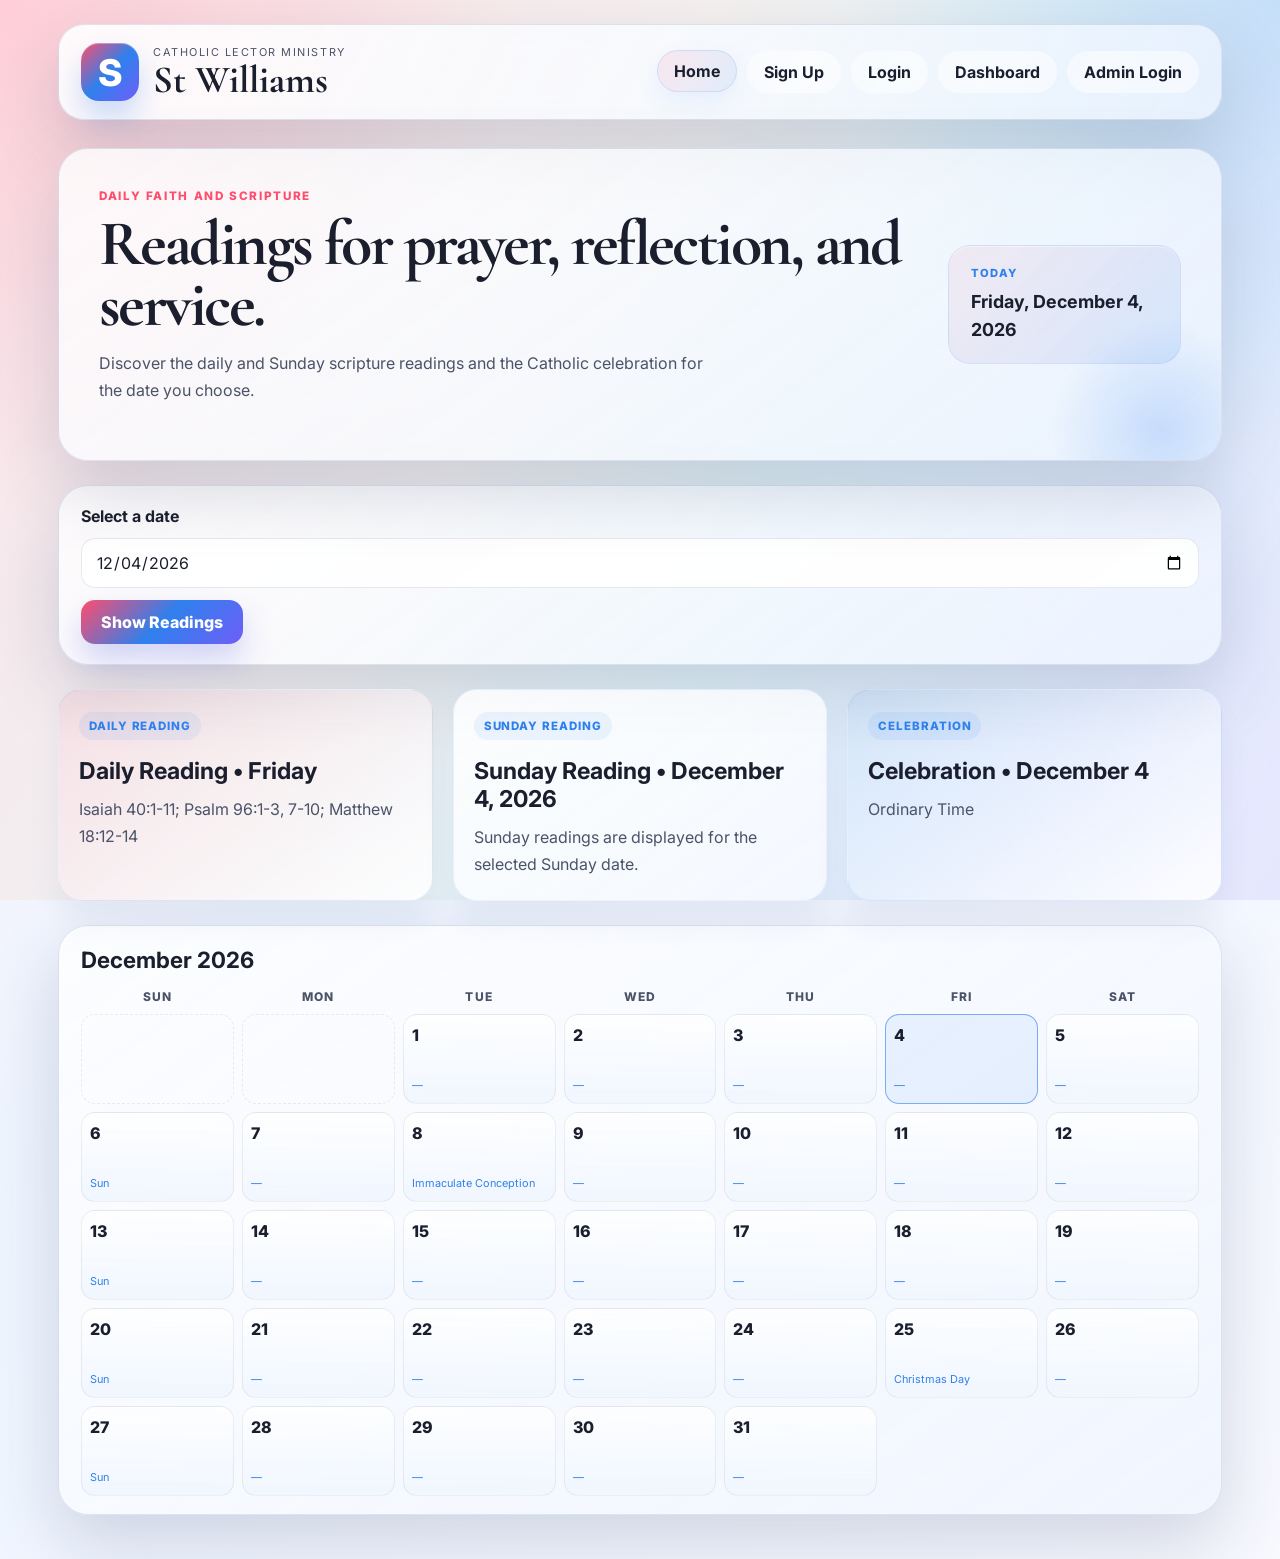
<file: index.html>
<!DOCTYPE html>
<html lang="en">
  <head>
    <meta charset="UTF-8" />
    <meta name="viewport" content="width=device-width, initial-scale=1.0" />
    <title>St Williams | Catholic Lector</title>
    <meta
      name="description"
      content="St Williams is a Catholic lector and readings portal for daily scripture, Sunday readings, and liturgical celebrations."
    />
    <link rel="preconnect" href="https://fonts.googleapis.com" />
    <link rel="preconnect" href="https://fonts.gstatic.com" crossorigin />
    <link
      href="https://fonts.googleapis.com/css2?family=Cormorant+Garamond:wght@500;600;700&family=Inter:wght@400;500;600;700&display=swap"
      rel="stylesheet"
    />
    <link rel="stylesheet" href="styles.css" />
  </head>
  <body>
    <div class="page-shell">
      <header class="topbar">
        <div class="brand-wrap" aria-label="St Williams brand">
          <div class="brand-mark">S</div>
          <div>
            <p class="brand-kicker">Catholic Lector Ministry</p>
            <h1>St Williams</h1>
          </div>
        </div>

        <nav class="nav" aria-label="Main navigation">
          <button class="nav-link active" data-view="home" type="button">Home</button>
          <button class="nav-link" data-view="signup" type="button">Sign Up</button>
          <button class="nav-link" data-view="login" type="button">Login</button>
          <button class="nav-link" data-view="dashboard" type="button">Dashboard</button>
          <a href="admin-login.html" class="nav-link">Admin Login</a>
          <button id="logoutBtn" class="nav-link danger hidden" type="button">Logout</button>
        </nav>
      </header>

      <main class="app-main">
        <section id="homeView" class="view active">
          <div class="hero-panel">
            <div>
              <p class="eyebrow">Daily faith and scripture</p>
              <h2>Readings for prayer, reflection, and service.</h2>
              <p class="hero-copy">
                Discover the daily and Sunday scripture readings and the Catholic celebration for the date you choose.
              </p>
            </div>
            <div class="hero-badge-card">
              <span class="mini-label">Today</span>
              <strong id="todayText">Loading date...</strong>
            </div>
          </div>

          <div class="controls-panel">
            <label for="readingDate">Select a date</label>
            <div class="date-control-row">
              <input id="readingDate" type="date" />
              <button id="viewReadingBtn" type="button">Show Readings</button>
            </div>
          </div>

          <div class="readings-grid">
            <article class="reading-card highlight">
              <span class="card-tag">Daily Reading</span>
              <h3 id="dailyReadingLabel">Daily Reading</h3>
              <p id="dailyReadingText">Select a date to view the daily scripture reading.</p>
            </article>

            <article class="reading-card">
              <span class="card-tag">Sunday Reading</span>
              <h3 id="sundayReadingLabel">Sunday Reading</h3>
              <p id="sundayReadingText">View the Sunday scripture reading for the selected date.</p>
            </article>

            <article class="reading-card accent">
              <span class="card-tag">Celebration</span>
              <h3 id="celebrationLabel">Celebration</h3>
              <p id="celebrationText">See which Catholic feast or celebration falls on the selected date.</p>
            </article>
          </div>

          <div class="calendar-card">
            <div class="calendar-header">
              <h3 id="monthTitle">Month</h3>
            </div>
            <div class="weekdays-row">
              <span>Sun</span>
              <span>Mon</span>
              <span>Tue</span>
              <span>Wed</span>
              <span>Thu</span>
              <span>Fri</span>
              <span>Sat</span>
            </div>
            <div id="calendarGrid" class="calendar-grid"></div>
          </div>
        </section>

        <section id="signupView" class="view">
          <div class="auth-panel">
            <div class="auth-copy">
              <p class="eyebrow">Join the ministry</p>
              <h2>Create your St Williams account</h2>
              <p>
                Sign up to manage readings, schedule lectors, and keep the liturgy organized for the parish.
              </p>
            </div>

            <form id="signupForm" class="auth-form">
              <div class="field-group">
                <label for="signupName">Full name</label>
                <input id="signupName" name="name" type="text" placeholder="Your full name" required />
              </div>

              <div class="field-group">
                <label for="signupEmail">Email address</label>
                <input id="signupEmail" name="email" type="email" placeholder="you@example.com" required />
              </div>

              <div class="field-group">
                <label for="signupPassword">Password (maximum 8 characters)</label>
                <input id="signupPassword" name="password" type="password" maxlength="8" placeholder="Enter a password" required />
              </div>

              <button type="submit">Create account</button>
              <p class="switch-text">Already have an account? <a href="#" data-view-trigger="login">Login here</a></p>
            </form>
          </div>
        </section>

        <section id="loginView" class="view">
          <div class="auth-panel">
            <div class="auth-copy">
              <p class="eyebrow">Welcome back</p>
              <h2>Login to continue</h2>
              <p>Use your email and your saved password to access the lector scheduling dashboard.</p>
            </div>

            <form id="loginForm" class="auth-form">
              <div class="field-group">
                <label for="loginEmail">Email address</label>
                <input id="loginEmail" name="email" type="email" placeholder="you@example.com" required />
              </div>

              <div class="field-group">
                <label for="loginPassword">Password</label>
                <input id="loginPassword" name="password" type="password" maxlength="8" placeholder="Your password" required />
              </div>

              <button type="submit">Login</button>
              <p class="switch-text">Need an account? <a href="#" data-view-trigger="signup">Sign up</a></p>
            </form>
          </div>
        </section>

        <section id="dashboardView" class="view">
          <div class="dashboard-header">
            <div>
              <p class="eyebrow">Lector dashboard</p>
              <h2 id="dashboardGreeting">Welcome, lector.</h2>
            </div>
            <div class="status-pill" id="dashboardSummary">0 readers assigned</div>
          </div>

          <div class="dashboard-grid">
            <div class="dashboard-card">
              <h3>People taking readings</h3>
              <ul id="readerList" class="reader-list" aria-live="polite">
                <li class="empty-state">No readings added yet.</li>
              </ul>

            </div>

            <div class="dashboard-card">
              <h3>Lector reading list</h3>
              <div class="table-wrap">
                <table>
                  <thead>
                    <tr>
                      <th>Name</th>
                      <th>Date</th>
                      <th>Day</th>
                      <th>Time</th>
                      <th>Type</th>
                    </tr>
                  </thead>
                  <tbody id="assignmentTableBody">
                    <tr>
                      <td colspan="5" class="empty-state-cell">No entries yet.</td>
                    </tr>
                  </tbody>
                </table>
              </div>
            </div>
          </div>
        </section>
      </main>
    </div>

    <div id="toast" class="toast" aria-live="polite"></div>

    <script src="script.js"></script>
  </body>
</html>
</file>
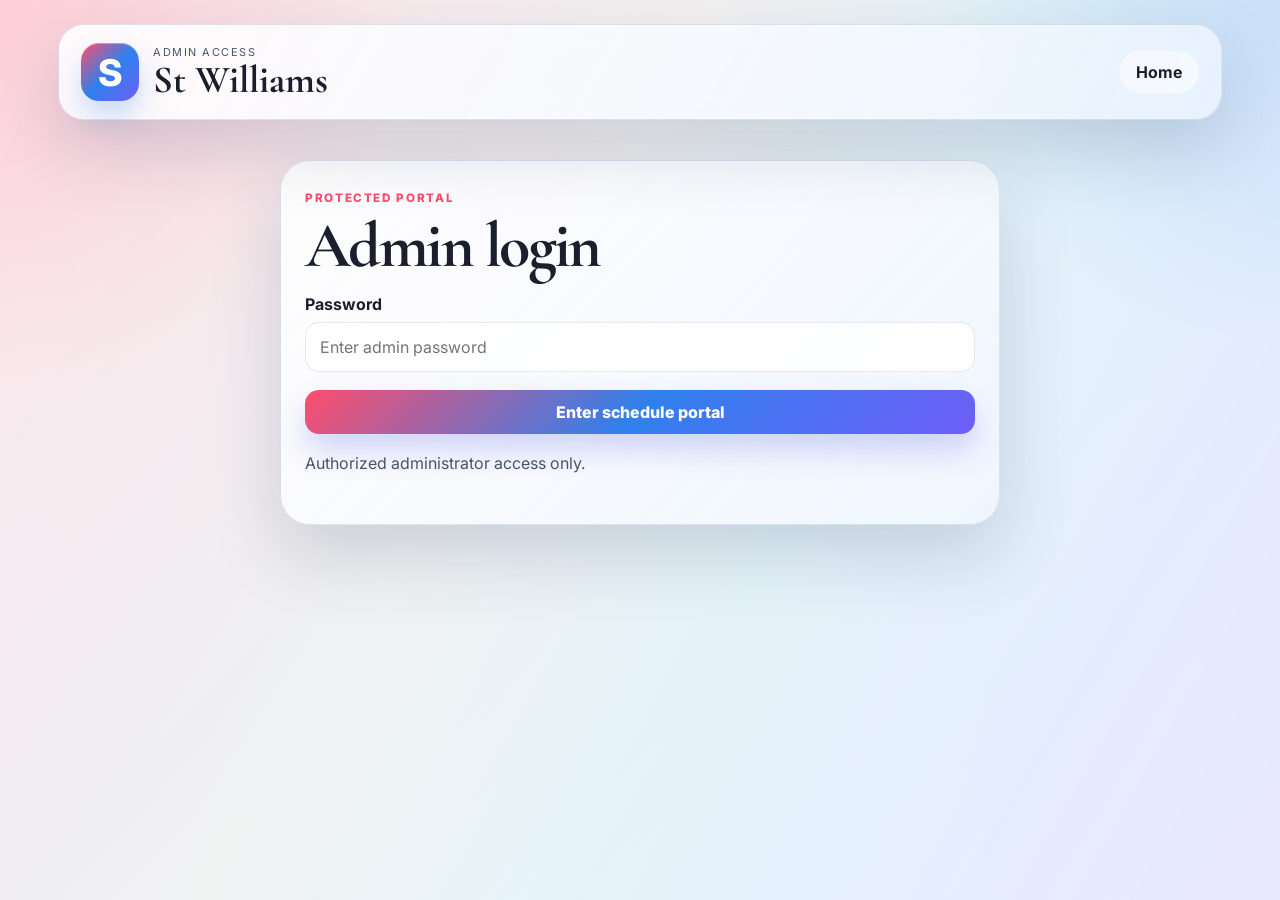
<file: admin-login.html>
<!DOCTYPE html>
<html lang="en">
  <head>
    <meta charset="UTF-8" />
    <meta name="viewport" content="width=device-width, initial-scale=1.0" />
    <title>St Williams | Admin Login</title>
    <link rel="preconnect" href="https://fonts.googleapis.com" />
    <link rel="preconnect" href="https://fonts.gstatic.com" crossorigin />
    <link
      href="https://fonts.googleapis.com/css2?family=Cormorant+Garamond:wght@500;600;700&family=Inter:wght@400;500;600;700&display=swap"
      rel="stylesheet"
    />
    <link rel="stylesheet" href="styles.css" />
  </head>
  <body data-page="admin-login">
    <div class="page-shell">
      <header class="topbar">
        <div class="brand-wrap">
          <div class="brand-mark">S</div>
          <div>
            <p class="brand-kicker">Admin access</p>
            <h1>St Williams</h1>
          </div>
        </div>
        <nav class="nav">
          <a href="index.html" class="nav-link">Home</a>
        </nav>
      </header>

      <main class="admin-shell">
        <div class="admin-hero">
          <p class="eyebrow">Protected portal</p>
          <h2>Admin login</h2>
        </div>

        <form id="adminLoginForm" class="admin-form">
          <div class="field-group">
            <label for="adminPassword">Password</label>
            <input id="adminPassword" type="password" maxlength="8" placeholder="Enter admin password" required />
          </div>
          <button type="submit">Enter schedule portal</button>
        </form>

        <p class="admin-note">Authorized administrator access only.</p>
      </main>
    </div>

    <div id="toast" class="toast" aria-live="polite"></div>
    <script src="script.js"></script>
  </body>
</html>
</file>
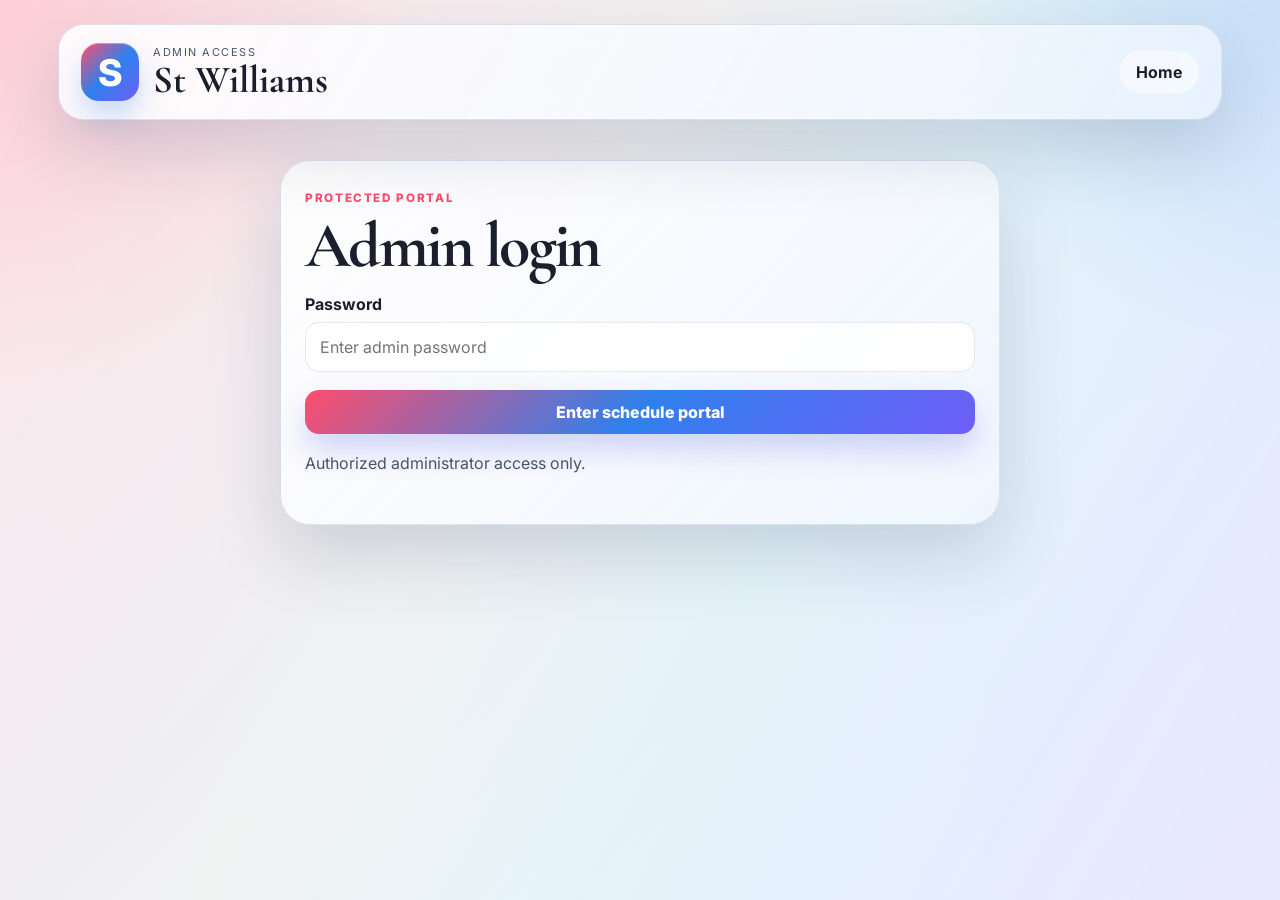
<file: schedule.html>
<!DOCTYPE html>
<html lang="en">
  <head>
    <meta charset="UTF-8" />
    <meta name="viewport" content="width=device-width, initial-scale=1.0" />
    <title>St Williams | Schedule Management</title>
    <link rel="preconnect" href="https://fonts.googleapis.com" />
    <link rel="preconnect" href="https://fonts.gstatic.com" crossorigin />
    <link
      href="https://fonts.googleapis.com/css2?family=Cormorant+Garamond:wght@500;600;700&family=Inter:wght@400;500;600;700&display=swap"
      rel="stylesheet"
    />
    <link rel="stylesheet" href="styles.css" />
  </head>
  <body data-page="schedule">
    <div class="page-shell">
      <header class="topbar">
        <div class="brand-wrap">
          <div class="brand-mark">S</div>
          <div>
            <p class="brand-kicker">Schedule control</p>
            <h1>St Williams</h1>
          </div>
        </div>
        <nav class="nav">
          <a href="index.html" class="nav-link">Public site</a>
          <button id="logoutAdminBtn" class="nav-link danger" type="button">Logout</button>
        </nav>
      </header>

      <main>
        <div class="admin-header">
          <div class="admin-hero">
            <p class="eyebrow">Lector schedule</p>
            <h2>Manage reading assignments</h2>
          </div>
          <div class="status-pill" id="scheduleSummary">0 assignments</div>
        </div>

        <div class="dashboard-grid">
          <section class="dashboard-card">
            <h3>Add schedule</h3>
            <form id="scheduleForm" class="assignment-form">
              <div class="field-group">
                <label for="scheduleName">Name</label>
                <input id="scheduleName" type="text" placeholder="Enter person name" required />
              </div>

              <div class="field-row two-up">
                <div class="field-group">
                  <label for="scheduleDate">Date</label>
                  <input id="scheduleDate" type="date" required />
                </div>
                <div class="field-group">
                  <label for="scheduleDay">Day</label>
                  <input id="scheduleDay" type="text" placeholder="Sunday" required />
                </div>
              </div>

              <div class="field-row two-up">
                <div class="field-group">
                  <label for="scheduleTime">Time</label>
                  <input id="scheduleTime" type="time" required />
                </div>
                <div class="field-group">
                  <label for="scheduleType">Reading type</label>
                  <select id="scheduleType">
                    <option value="First Reading">First Reading</option>
                    <option value="Psalm">Psalm</option>
                    <option value="Gospel">Gospel</option>
                    <option value="Responsorial Psalm">Responsorial Psalm</option>
                    <option value="Lector Reading">Lector Reading</option>
                  </select>
                </div>
              </div>

              <button type="submit">Add to schedule</button>
            </form>
          </section>

          <section class="dashboard-card">
            <h3>Current schedule</h3>
            <div class="table-wrap">
              <table>
                <thead>
                  <tr>
                    <th>Name</th>
                    <th>Date</th>
                    <th>Day</th>
                    <th>Time</th>
                    <th>Type</th>
                    <th>Actions</th>
                  </tr>
                </thead>
                <tbody id="scheduleTableBody">
                  <tr>
                    <td colspan="6" class="empty-state-cell">No schedules added yet.</td>
                  </tr>
                </tbody>
              </table>
            </div>
          </section>
        </div>
      </main>
    </div>

    <div id="toast" class="toast" aria-live="polite"></div>
    <script src="script.js"></script>
  </body>
</html>
</file>
<file: styles.css>
:root {
  --bg-1: #fff4f7;
  --bg-2: #eef5ff;
  --bg-3: #f8f9ff;
  --card: rgba(255, 255, 255, 0.7);
  --card-border: rgba(91, 116, 170, 0.18);
  --ink: #1a1e2d;
  --muted: #4b5368;
  --red: #ff4d6d;
  --pink: #ff8fab;
  --blue: #2f80ed;
  --sky: #5cc8ff;
  --rainbow-1: #ff4d6d;
  --rainbow-2: #ff7b54;
  --rainbow-3: #ffc857;
  --rainbow-4: #4dd4ac;
  --rainbow-5: #2f80ed;
  --rainbow-6: #6f5ef7;
  --shadow: 0 28px 70px rgba(39, 54, 92, 0.18);
}

* { box-sizing: border-box; }

html { scroll-behavior: smooth; }

body {
  margin: 0;
  min-height: 100vh;
  font-family: "Inter", sans-serif;
  color: var(--ink);
  background:
    radial-gradient(circle at top left, rgba(255, 77, 109, 0.17), transparent 26%),
    radial-gradient(circle at top right, rgba(47, 128, 237, 0.15), transparent 22%),
    linear-gradient(135deg, var(--bg-1) 0%, var(--bg-2) 42%, var(--bg-3) 100%);
}

body::before {
  content: "";
  position: fixed;
  inset: 0;
  pointer-events: none;
  background: linear-gradient(120deg,
    rgba(255,77,109,0.07),
    rgba(255,123,84,0.08),
    rgba(255,200,87,0.08),
    rgba(77,212,172,0.08),
    rgba(47,128,237,0.08),
    rgba(111,94,247,0.10));
}

button, input, select, a {
  font: inherit;
}

button {
  cursor: pointer;
}

a {
  text-decoration: none;
  color: inherit;
}

.page-shell {
  position: relative;
  z-index: 1;
  max-width: 1200px;
  margin: 0 auto;
  padding: 24px 18px 44px;
}

.topbar {
  display: flex;
  align-items: center;
  justify-content: space-between;
  gap: 18px;
  padding: 18px 22px;
  background: linear-gradient(120deg, rgba(255,255,255,0.88), rgba(238,245,255,0.78));
  border: 1px solid var(--card-border);
  border-radius: 26px;
  box-shadow: var(--shadow);
  backdrop-filter: blur(12px);
}

.brand-wrap {
  display: flex;
  align-items: center;
  gap: 14px;
}

.brand-mark {
  display: grid;
  place-items: center;
  width: 58px;
  height: 58px;
  border-radius: 18px;
  background: linear-gradient(135deg, var(--rainbow-1), var(--rainbow-5), var(--rainbow-6));
  color: #fff;
  font-size: 2.3rem;
  font-weight: 800;
  box-shadow: inset 0 1px 0 rgba(255,255,255,0.35), 0 16px 28px rgba(47,128,237,0.25);
}

.brand-kicker {
  margin: 0;
  color: var(--muted);
  font-size: 0.68rem;
  letter-spacing: 0.14em;
  text-transform: uppercase;
}

.brand-wrap h1 {
  margin: 2px 0 0;
  font-size: clamp(2.3rem, 3vw, 3.2rem);
  line-height: 1;
  font-family: "Cormorant Garamond", serif;
}

.nav {
  display: flex;
  align-items: center;
  justify-content: flex-end;
  flex-wrap: wrap;
  gap: 10px;
}

.nav-link,
.admin-link {
  border: 1px solid transparent;
  background: rgba(255,255,255,0.52);
  color: var(--ink);
  border-radius: 999px;
  padding: 10px 16px;
  font-weight: 700;
  transition: transform 0.18s ease, box-shadow 0.18s ease, border-color 0.18s ease;
}

.nav-link.active,
.nav-link:hover,
.admin-link:hover {
  border-color: rgba(47,128,237,0.15);
  box-shadow: 0 10px 24px rgba(47,128,237,0.08);
  transform: translateY(-1px);
  background: linear-gradient(120deg, rgba(255,77,109,0.10), rgba(47,128,237,0.10));
}

.nav-link.danger {
  color: var(--red);
}

.app-main { margin-top: 28px; }

.view { display: none; animation: fadeUp 0.28s ease; }
.view.active { display: block; }

@keyframes fadeUp {
  from { opacity: 0; transform: translateY(8px); }
  to { opacity: 1; transform: translateY(0); }
}

.hero-panel,
.controls-panel,
.calendar-card,
.dashboard-card,
.auth-panel,
.admin-shell {
  border-radius: 30px;
  border: 1px solid var(--card-border);
  background: linear-gradient(145deg, rgba(255,255,255,0.8), rgba(239,245,255,0.72));
  box-shadow: var(--shadow);
}

.hero-panel {
  position: relative;
  overflow: hidden;
  display: flex;
  align-items: center;
  justify-content: space-between;
  gap: 24px;
  padding: clamp(22px, 4vw, 40px);
}

.hero-panel::before {
  content: "";
  position: absolute;
  right: -70px;
  bottom: -100px;
  width: 260px;
  height: 260px;
  border-radius: 50%;
  background: radial-gradient(circle, rgba(47,128,237,0.20), transparent 60%);
}

.hero-panel > * { position: relative; z-index: 1; }

.eyebrow {
  margin: 0 0 10px;
  color: var(--red);
  font-size: 0.73rem;
  font-weight: 800;
  letter-spacing: 0.14em;
  text-transform: uppercase;
}

.hero-panel h2,
.auth-copy h2,
.dashboard-header h2,
.admin-hero h2 {
  margin: 0;
  font-family: "Cormorant Garamond", serif;
  font-size: clamp(2.7rem, 5vw, 4.5rem);
  line-height: 0.96;
  letter-spacing: -0.04em;
}

.hero-copy,
.auth-copy p,
.switch-text,
#dailyReadingText,
#sundayReadingText,
#celebrationText,
.login-note,
.admin-note {
  color: var(--muted);
  line-height: 1.7;
}

.hero-copy {
  max-width: 620px;
  margin-top: 14px;
}

.hero-badge-card {
  min-width: 230px;
  padding: 20px 22px;
  border-radius: 22px;
  background: linear-gradient(135deg, rgba(255,77,109,0.08), rgba(47,128,237,0.12));
  border: 1px solid rgba(47,128,237,0.10);
  box-shadow: inset 0 1px 0 rgba(255,255,255,0.45);
}

.mini-label {
  display: block;
  margin-bottom: 8px;
  color: var(--blue);
  font-size: 0.7rem;
  font-weight: 800;
  letter-spacing: 0.11em;
  text-transform: uppercase;
}

.hero-badge-card strong {
  display: block;
  font-size: 1.12rem;
  line-height: 1.55;
}

.controls-panel {
  margin-top: 24px;
  padding: 20px 22px;
}

.controls-panel label {
  display: block;
  margin-bottom: 12px;
  font-weight: 700;
}

.date-control-row {
  display: flex;
  align-items: center;
  gap: 12px;
  flex-wrap: wrap;
}

input[type="date"],
input[type="email"],
input[type="password"],
input[type="text"],
input[type="time"],
select {
  width: 100%;
  min-height: 50px;
  padding: 12px 14px;
  border-radius: 14px;
  border: 1px solid rgba(60, 76, 118, 0.12);
  background: rgba(255,255,255,0.9);
  color: var(--ink);
  transition: border-color 0.2s ease, box-shadow 0.2s ease, transform 0.2s ease;
}

input:focus, select:focus {
  outline: none;
  border-color: rgba(47,128,237,0.55);
  box-shadow: 0 0 0 4px rgba(47,128,237,0.08);
  transform: translateY(-1px);
}

#viewReadingBtn,
button[type="submit"],
.primary-btn {
  border: none;
  border-radius: 14px;
  background: linear-gradient(135deg, var(--rainbow-1), var(--rainbow-5), var(--rainbow-6));
  color: #fff;
  padding: 12px 20px;
  font-weight: 800;
  box-shadow: 0 16px 30px rgba(79, 87, 224, 0.24);
  transition: transform 0.18s ease, box-shadow 0.18s ease, filter 0.2s ease;
}

#viewReadingBtn:hover,
button[type="submit"]:hover,
.primary-btn:hover {
  transform: translateY(-2px);
  filter: saturate(1.08);
  box-shadow: 0 20px 36px rgba(79, 87, 224, 0.26);
}

.readings-grid {
  margin-top: 24px;
  display: grid;
  grid-template-columns: repeat(3, minmax(0, 1fr));
  gap: 20px;
}

.reading-card {
  padding: 22px 20px;
  border-radius: 24px;
  background: linear-gradient(145deg, rgba(255,255,255,0.84), rgba(248,250,255,0.8));
  border: 1px solid rgba(47,128,237,0.08);
  box-shadow: 0 18px 32px rgba(54, 76, 122, 0.08);
}

.reading-card.highlight {
  background: linear-gradient(145deg, rgba(255,77,109,0.08), rgba(255,255,255,0.9));
}

.reading-card.accent {
  background: linear-gradient(145deg, rgba(47,128,237,0.08), rgba(255,255,255,0.9));
}

.card-tag {
  display: inline-flex;
  align-items: center;
  padding: 7px 10px;
  border-radius: 999px;
  background: rgba(47,128,237,0.08);
  color: var(--blue);
  font-size: 0.72rem;
  font-weight: 800;
  letter-spacing: 0.08em;
  text-transform: uppercase;
}

.reading-card h3 {
  margin: 18px 0 10px;
  font-size: 1.45rem;
  line-height: 1.2;
}

.reading-card p {
  margin: 0;
}

.calendar-card {
  margin-top: 24px;
  padding: 20px 22px 18px;
}

.calendar-header {
  display: flex;
  align-items: center;
  justify-content: space-between;
  margin-bottom: 16px;
}

.calendar-header h3 {
  margin: 0;
  font-size: 1.4rem;
}

.weekdays-row {
  display: grid;
  grid-template-columns: repeat(7, minmax(0, 1fr));
  gap: 8px;
  margin-bottom: 10px;
}

.weekdays-row span {
  text-align: center;
  color: var(--muted);
  font-size: 0.75rem;
  font-weight: 800;
  text-transform: uppercase;
  letter-spacing: 0.1em;
}

.calendar-grid {
  display: grid;
  grid-template-columns: repeat(7, minmax(0, 1fr));
  gap: 8px;
}

.calendar-day {
  min-height: 90px;
  padding: 10px 8px;
  border-radius: 14px;
  border: 1px solid rgba(31,27,26,0.07);
  background: linear-gradient(180deg, rgba(255,255,255,0.8), rgba(240,246,255,0.92));
  display: flex;
  flex-direction: column;
  justify-content: space-between;
  transition: transform 0.15s ease, box-shadow 0.15s ease;
}

.calendar-day:hover {
  transform: translateY(-2px);
  box-shadow: 0 12px 24px rgba(54,76,122,0.08);
}

.calendar-day.empty {
  background: transparent;
  border: 1px dashed rgba(31,27,26,0.08);
}

.calendar-day.is-today {
  border-color: rgba(47,128,237,0.55);
  background: linear-gradient(180deg, rgba(47,128,237,0.08), rgba(255,77,109,0.10));
}

.calendar-day .date-number { font-weight: 800; }

.calendar-day .date-feast {
  font-size: 0.68rem;
  color: var(--blue);
  line-height: 1.4;
}

.auth-panel {
  display: grid;
  grid-template-columns: 1.1fr 1fr;
  gap: 28px;
  max-width: 980px;
  margin: 0 auto;
  padding: clamp(20px, 4vw, 34px);
}

.auth-copy {
  display: flex;
  flex-direction: column;
  justify-content: center;
}

.auth-form,
.admin-form,
.assignment-form {
  display: flex;
  flex-direction: column;
  gap: 18px;
}

.field-group {
  display: flex;
  flex-direction: column;
  gap: 8px;
}

.field-group label {
  font-weight: 700;
}

.switch-text {
  margin: 0;
  text-align: center;
}

.switch-text a {
  color: var(--blue);
  font-weight: 800;
}

.dashboard-header {
  display: flex;
  justify-content: space-between;
  align-items: center;
  gap: 16px;
  margin-bottom: 18px;
}

.status-pill {
  display: inline-flex;
  align-items: center;
  justify-content: center;
  min-height: 42px;
  padding: 0 16px;
  border-radius: 999px;
  background: rgba(77,212,172,0.12);
  color: #1b6c50;
  font-weight: 800;
}

.dashboard-grid {
  display: grid;
  grid-template-columns: 0.9fr 1.1fr;
  gap: 24px;
}

.dashboard-card {
  padding: 22px 20px;
}

.dashboard-card h3 {
  margin: 0 0 18px;
  font-size: 1.5rem;
}

.reader-list {
  list-style: none;
  padding: 0;
  margin: 0 0 22px;
  display: grid;
  gap: 10px;
}

.reader-list li {
  display: flex;
  justify-content: space-between;
  align-items: center;
  gap: 12px;
  padding: 12px 14px;
  border-radius: 12px;
  background: linear-gradient(135deg, rgba(255,77,109,0.07), rgba(47,128,237,0.08));
}

.reader-list .pill {
  display: inline-flex;
  align-items: center;
  padding: 6px 10px;
  border-radius: 999px;
  background: rgba(255,200,87,0.22);
  color: #7a4b00;
  font-size: 0.72rem;
  font-weight: 800;
  text-transform: uppercase;
}

.field-row.two-up {
  display: grid;
  grid-template-columns: repeat(2, minmax(0, 1fr));
  gap: 12px;
}

.table-wrap { overflow-x: auto; }

table {
  width: 100%;
  border-collapse: collapse;
  min-width: 520px;
}

th, td {
  padding: 12px 10px;
  border-bottom: 1px solid rgba(31,27,26,0.08);
  text-align: left;
}

th {
  color: var(--muted);
  font-size: 0.74rem;
  letter-spacing: 0.09em;
  text-transform: uppercase;
}

.empty-state, .empty-state-cell {
  color: var(--muted);
  font-style: italic;
}

.admin-shell {
  max-width: 720px;
  margin: 40px auto 0;
  padding: 30px 24px;
  background: linear-gradient(135deg, rgba(255,255,255,0.9), rgba(242,247,255,0.8));
}

.admin-header {
  display: flex;
  justify-content: space-between;
  align-items: center;
  gap: 18px;
  margin-bottom: 22px;
}

.admin-hero {
  margin-bottom: 18px;
}

.admin-action-row {
  display: flex;
  justify-content: space-between;
  flex-wrap: wrap;
  gap: 12px;
  margin-top: 18px;
}

.admin-link-inline {
  display: inline-flex;
  align-items: center;
  justify-content: center;
  min-height: 46px;
  padding: 0 16px;
  border-radius: 12px;
  border: 1px solid rgba(47,128,237,0.18);
  background: rgba(255,255,255,0.7);
  color: var(--blue);
  font-weight: 700;
}

.toast {
  position: fixed;
  right: 24px;
  bottom: 24px;
  padding: 12px 16px;
  border-radius: 12px;
  background: rgba(26, 30, 45, 0.93);
  color: #fff;
  opacity: 0;
  pointer-events: none;
  transform: translateY(12px);
  transition: opacity 0.2s ease, transform 0.2s ease;
  box-shadow: var(--shadow);
}

.toast.show {
  opacity: 1;
  transform: translateY(0);
}

.hidden { display: none !important; }

@media (max-width: 900px) {
  .topbar {
    display: flex;
    flex-wrap: wrap;
    justify-content: center;
    text-align: center;
  }

  .brand-wrap {
    width: 100%;
    justify-content: center;
  }

  .nav {
    width: 100%;
    justify-content: center;
    margin-top: 8px;
  }

  .hero-panel, .dashboard-header, .auth-panel, .admin-header {
    display: block;
  }

  .readings-grid, .dashboard-grid, .auth-panel { grid-template-columns: 1fr; }
}

@media (max-width: 560px) {
  .page-shell { padding: 18px 14px 32px; }
  .topbar, .controls-panel, .calendar-card, .dashboard-card, .auth-panel, .admin-shell {
    padding-left: 16px;
    padding-right: 16px;
  }
  .field-row.two-up { grid-template-columns: 1fr; }
  .nav { gap: 8px; }
  .nav-link, .admin-link { padding: 8px 12px; font-size: 0.92rem; }
  .hero-panel h2, .auth-copy h2, .dashboard-header h2, .admin-hero h2 { font-size: 2.5rem; }
  .reader-list li { flex-wrap: wrap; }
  .reader-list .pill { margin-left: auto; }
}
</file>
